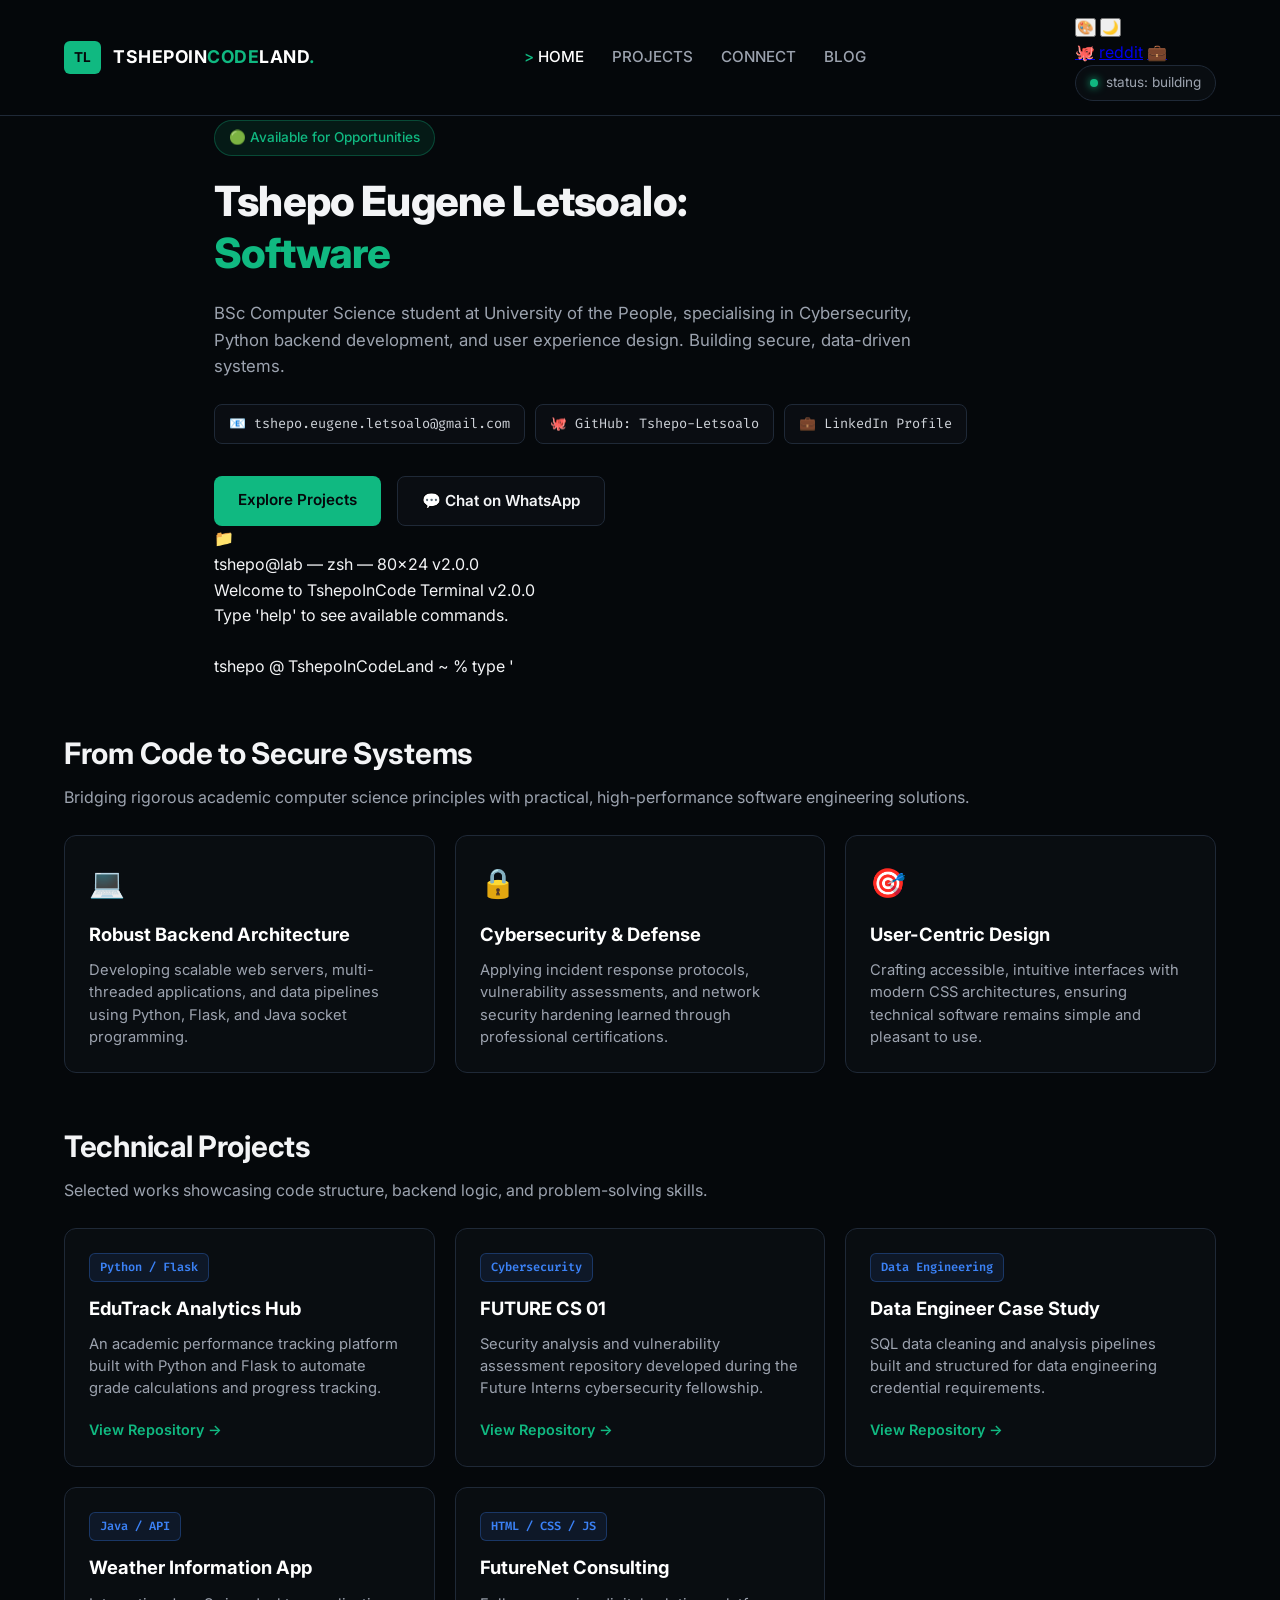
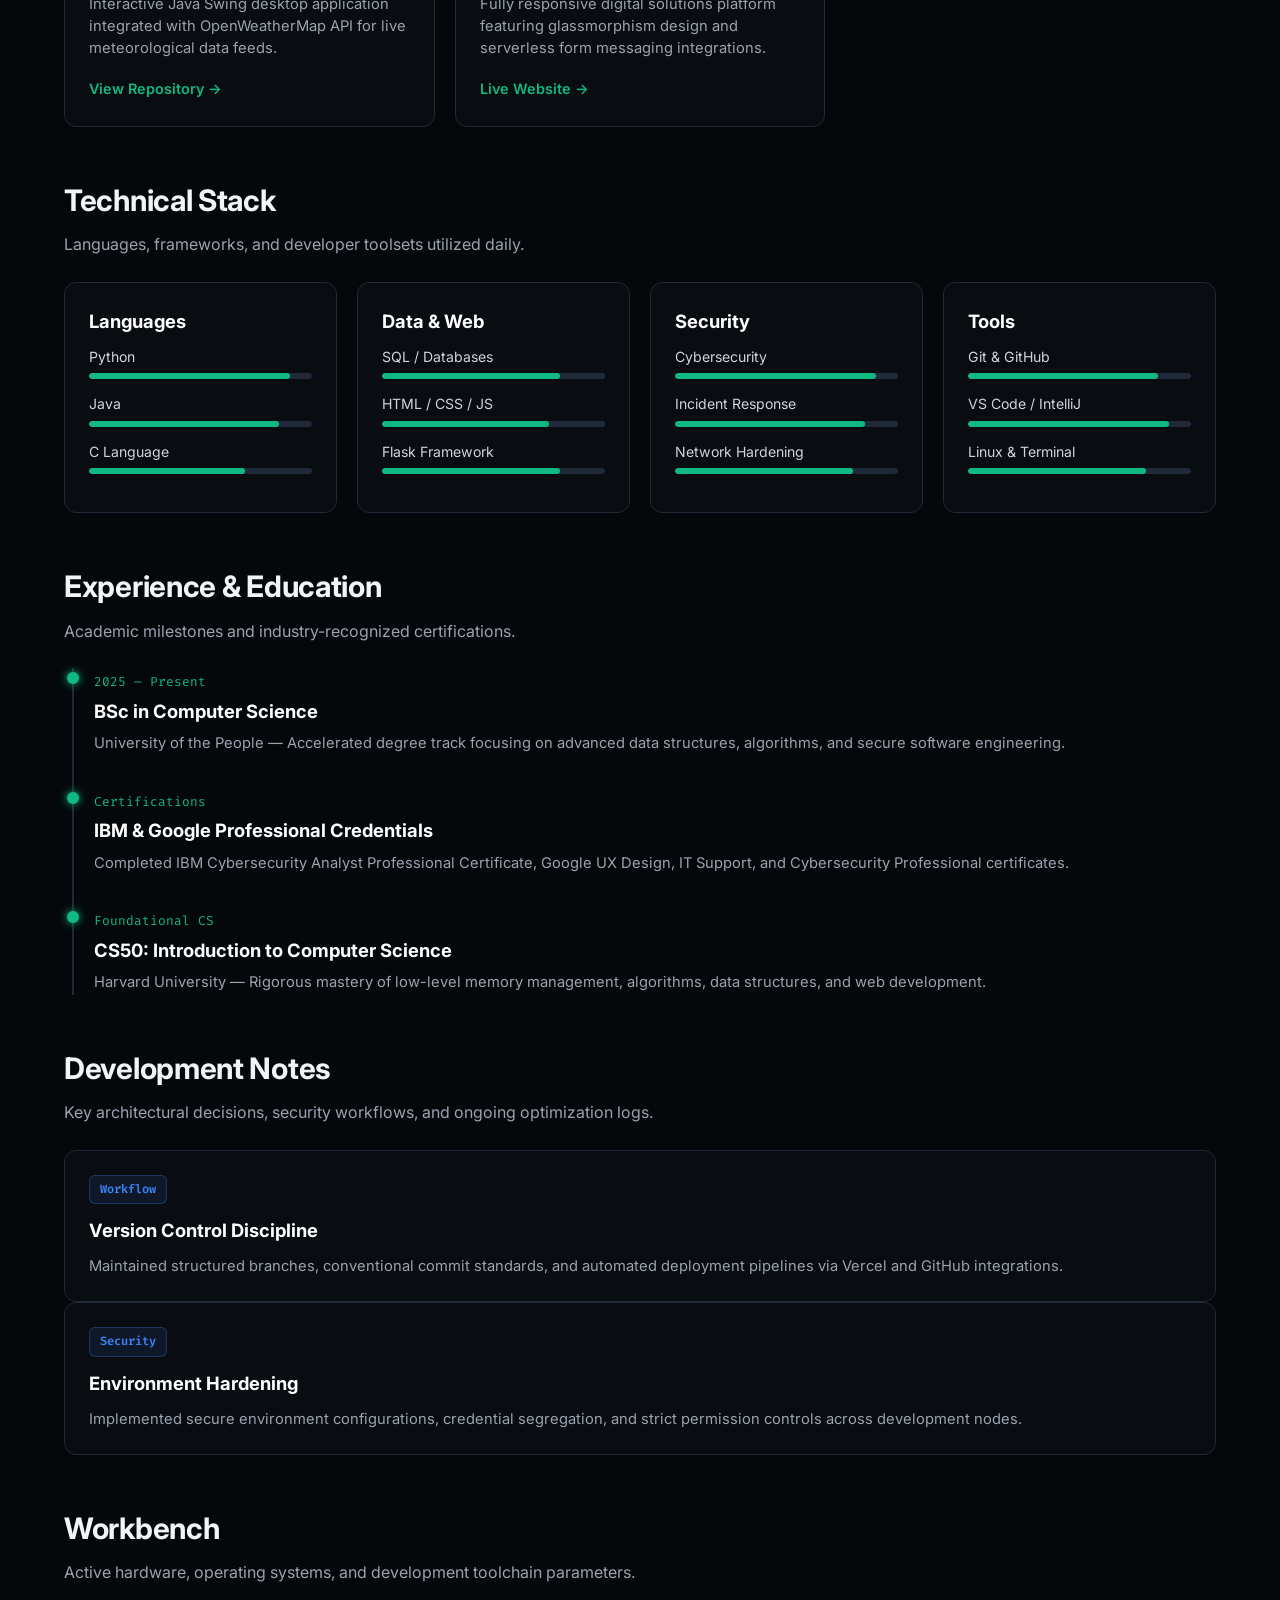
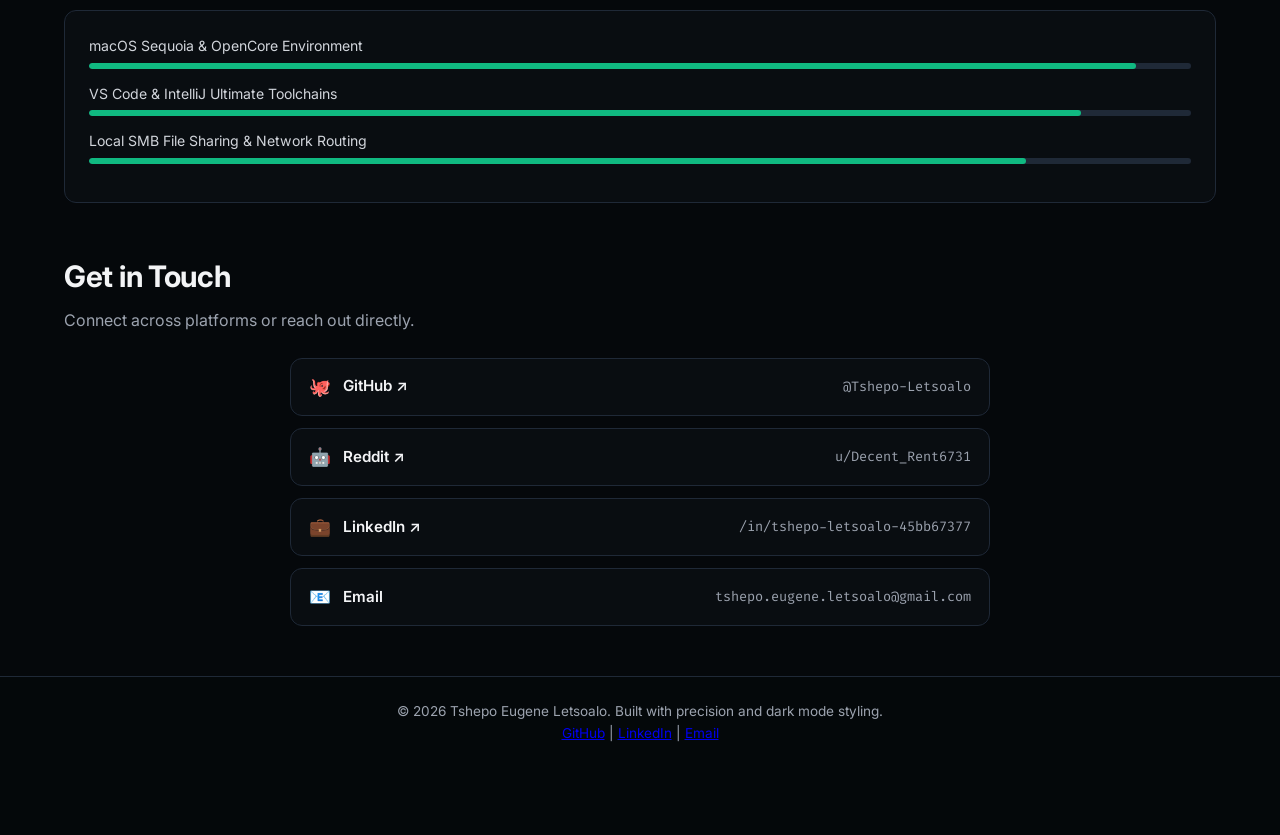
<file: index.htm>
<!DOCTYPE html>
<html lang="en">
<head>
    <meta charset="UTF-8">
    <meta name="viewport" content="width=device-width, initial-scale=1.0">
    <meta name="description" content="Tshepo Eugene Letsoalo - Software Engineering Student & Cybersecurity Analyst Academic Portfolio">
    <title>TshepoInCodeLand | Academic Portfolio</title>
    <link rel="icon" type="image/png" href="favicon.png">
    <link href="https://fonts.googleapis.com/css2?family=Inter:wght@300;400;500;600;700&family=Fira+Code:wght@400;500&display=swap" rel="stylesheet">
    <link rel="stylesheet" href="style.css">
</head>
<body>

    <!-- TOP NAVIGATION BAR -->
    <nav class="navbar">
        <div class="nav-container">
            <div class="nav-left">
                <div class="nav-logo-badge">TL</div>
                <a href="#" class="nav-brand">TSHEPOIN<span class="highlight">CODE</span>LAND<span class="highlight">.</span></a>
            </div>
            
            <div class="nav-center">
                <a href="#" class="nav-link active"><span class="nav-arrow">></span> HOME</a>
                <a href="#projects" class="nav-link">PROJECTS</a>
                <a href="#connect" class="nav-link">CONNECT</a>
                <a href="#" class="nav-link">BLOG</a>
            </div>

            <div class="nav-right">
                <button class="icon-btn" aria-label="Theme Customizer">🎨</button>
                <button class="icon-btn" aria-label="Dark Mode Toggle">🌙</button>
                <div class="nav-socials">
                    <a href="https://github.com/Tshepo-Letsoalo" target="_blank" class="social-icon" aria-label="GitHub">🐙</a>
                    <a href="https://reddit.com/u/Decent_Rent6731" target="_blank" class="social-icon" aria-label="Reddit">reddit</a>
                    <a href="https://linkedin.com/in/tshepo-letsoalo-45bb67377" target="_blank" class="social-icon" aria-label="LinkedIn">💼</a>
                </div>
                <div class="status-pill">
                    <span class="dot green"></span> status: building
                </div>
            </div>
        </div>
    </nav>

    <!-- HERO SECTION -->
    <header class="hero">
        <div class="hero-content">
            <div class="badge-container">
                <span class="status-badge">🟢 Available for Opportunities</span>
            </div>
            <h1>Tshepo Eugene Letsoalo:<br><span class="highlight" id="rotating-title">Software Engineering Student</span></h1>
            <p class="hero-subtitle">
                BSc Computer Science student at University of the People, specialising in Cybersecurity, Python backend development, and user experience design. Building secure, data-driven systems.
            </p>
            
            <!-- CONTACT CHIPS -->
            <div class="contact-chips">
                <a href="mailto:tshepo.eugene.letsoalo@gmail.com" class="chip">📧 tshepo.eugene.letsoalo@gmail.com</a>
                <a href="https://github.com/Tshepo-Letsoalo" target="_blank" class="chip">🐙 GitHub: Tshepo-Letsoalo</a>
                <a href="https://linkedin.com/in/tshepo-letsoalo-45bb67377" target="_blank" class="chip">💼 LinkedIn Profile</a>
            </div>

            <div class="hero-cta">
                <a href="#projects" class="btn-primary">Explore Projects</a>
                <a href="https://wa.me/27607521998" target="_blank" class="btn-secondary">💬 Chat on WhatsApp</a>
            </div>
        </div>
        
        <!-- TERMINAL BOX -->
        <div class="terminal-box">
            <div class="terminal-header">
                <div class="terminal-dots">
                    <span class="dot red"></span>
                    <span class="dot yellow"></span>
                    <span class="dot green"></span>
                </div>
                <div class="folder-icon">📁</div>
                <span class="terminal-title">tshepo@lab — zsh — 80x24</span>
                <span class="terminal-version">v2.0.0</span>
            </div>
            <div class="terminal-body">
                <p class="term-welcome">Welcome to TshepoInCode Terminal v2.0.0</p>
                <p class="term-hint">Type 'help' to see available commands.</p>
                <br>
                <p class="term-prompt-line">
                    <span class="term-user">tshepo</span> <span class="term-at">@</span> <span class="term-host">TshepoInCodeLand</span> <span class="term-tilde">~</span> <span class="term-percent">%</span> 
                    <span id="terminal-typing-text"></span><span class="term-cursor"></span>
                </p>
            </div>
        </div>
    </header>

    <!-- PHILOSOPHY / TRANSITION -->
    <section class="section">
        <h2>From Code to Secure Systems</h2>
        <p class="section-desc">Bridging rigorous academic computer science principles with practical, high-performance software engineering solutions.</p>
        
        <div class="grid-3">
            <div class="card">
                <div class="card-icon">💻</div>
                <h3>Robust Backend Architecture</h3>
                <p>Developing scalable web servers, multi-threaded applications, and data pipelines using Python, Flask, and Java socket programming.</p>
            </div>
            <div class="card">
                <div class="card-icon">🔒</div>
                <h3>Cybersecurity & Defense</h3>
                <p>Applying incident response protocols, vulnerability assessments, and network security hardening learned through professional certifications.</p>
            </div>
            <div class="card">
                <div class="card-icon">🎯</div>
                <h3>User-Centric Design</h3>
                <p>Crafting accessible, intuitive interfaces with modern CSS architectures, ensuring technical software remains simple and pleasant to use.</p>
            </div>
        </div>
    </section>

    <!-- TECHNICAL PROJECTS -->
    <section id="projects" class="section">
        <h2>Technical Projects</h2>
        <p class="section-desc">Selected works showcasing code structure, backend logic, and problem-solving skills.</p>

        <div class="grid-3">
            <div class="project-card">
                <div class="project-tag">Python / Flask</div>
                <h3>EduTrack Analytics Hub</h3>
                <p>An academic performance tracking platform built with Python and Flask to automate grade calculations and progress tracking.</p>
                <a href="https://github.com/Tshepo-Letsoalo/edutrack-analytics-hub" target="_blank" class="project-link">View Repository →</a>
            </div>
            <div class="project-card">
                <div class="project-tag">Cybersecurity</div>
                <h3>FUTURE CS 01</h3>
                <p>Security analysis and vulnerability assessment repository developed during the Future Interns cybersecurity fellowship.</p>
                <a href="https://github.com/Tshepo-Letsoalo/FUTURE_CS_01" target="_blank" class="project-link">View Repository →</a>
            </div>
            <div class="project-card">
                <div class="project-tag">Data Engineering</div>
                <h3>Data Engineer Case Study</h3>
                <p>SQL data cleaning and analysis pipelines built and structured for data engineering credential requirements.</p>
                <a href="https://github.com/Tshepo-Letsoalo/Data-Engineer-Associate-Case-Study" target="_blank" class="project-link">View Repository →</a>
            </div>
            <div class="project-card">
                <div class="project-tag">Java / API</div>
                <h3>Weather Information App</h3>
                <p>Interactive Java Swing desktop application integrated with OpenWeatherMap API for live meteorological data feeds.</p>
                <a href="https://github.com/Tshepo-Letsoalo" target="_blank" class="project-link">View Repository →</a>
            </div>
            <div class="project-card">
                <div class="project-tag">HTML / CSS / JS</div>
                <h3>FutureNet Consulting</h3>
                <p>Fully responsive digital solutions platform featuring glassmorphism design and serverless form messaging integrations.</p>
                <a href="https://future-net-consulting.vercel.app" target="_blank" class="project-link">Live Website →</a>
            </div>
        </div>
    </section>

    <!-- TECHNICAL STACK -->
    <section class="section">
        <h2>Technical Stack</h2>
        <p class="section-desc">Languages, frameworks, and developer toolsets utilized daily.</p>

        <div class="grid-4">
            <div class="skill-group">
                <h3>Languages</h3>
                <div class="skill-item"><span>Python</span><div class="bar"><div class="fill" style="width: 90%;"></div></div></div>
                <div class="skill-item"><span>Java</span><div class="bar"><div class="fill" style="width: 85%;"></div></div></div>
                <div class="skill-item"><span>C Language</span><div class="bar"><div class="fill" style="width: 70%;"></div></div></div>
            </div>
            <div class="skill-group">
                <h3>Data & Web</h3>
                <div class="skill-item"><span>SQL / Databases</span><div class="bar"><div class="fill" style="width: 80%;"></div></div></div>
                <div class="skill-item"><span>HTML / CSS / JS</span><div class="bar"><div class="fill" style="width: 75%;"></div></div></div>
                <div class="skill-item"><span>Flask Framework</span><div class="bar"><div class="fill" style="width: 80%;"></div></div></div>
            </div>
            <div class="skill-group">
                <h3>Security</h3>
                <div class="skill-item"><span>Cybersecurity</span><div class="bar"><div class="fill" style="width: 90%;"></div></div></div>
                <div class="skill-item"><span>Incident Response</span><div class="bar"><div class="fill" style="width: 85%;"></div></div></div>
                <div class="skill-item"><span>Network Hardening</span><div class="bar"><div class="fill" style="width: 80%;"></div></div></div>
            </div>
            <div class="skill-group">
                <h3>Tools</h3>
                <div class="skill-item"><span>Git & GitHub</span><div class="bar"><div class="fill" style="width: 85%;"></div></div></div>
                <div class="skill-item"><span>VS Code / IntelliJ</span><div class="bar"><div class="fill" style="width: 90%;"></div></div></div>
                <div class="skill-item"><span>Linux & Terminal</span><div class="bar"><div class="fill" style="width: 80%;"></div></div></div>
            </div>
        </div>
    </section>

    <!-- EXPERIENCE & EDUCATION TIMELINE -->
    <section class="section">
        <h2>Experience & Education</h2>
        <p class="section-desc">Academic milestones and industry-recognized certifications.</p>

        <div class="timeline">
            <div class="timeline-item">
                <div class="timeline-dot"></div>
                <span class="timeline-date">2025 – Present</span>
                <h3>BSc in Computer Science</h3>
                <p>University of the People — Accelerated degree track focusing on advanced data structures, algorithms, and secure software engineering.</p>
            </div>
            <div class="timeline-item">
                <div class="timeline-dot"></div>
                <span class="timeline-date">Certifications</span>
                <h3>IBM & Google Professional Credentials</h3>
                <p>Completed IBM Cybersecurity Analyst Professional Certificate, Google UX Design, IT Support, and Cybersecurity Professional certificates.</p>
            </div>
            <div class="timeline-item">
                <div class="timeline-dot"></div>
                <span class="timeline-date">Foundational CS</span>
                <h3>CS50: Introduction to Computer Science</h3>
                <p>Harvard University — Rigorous mastery of low-level memory management, algorithms, data structures, and web development.</p>
            </div>
        </div>
    </section>

    <!-- DEVELOPMENT NOTES -->
    <section class="section">
        <h2>Development Notes</h2>
        <p class="section-desc">Key architectural decisions, security workflows, and ongoing optimization logs.</p>

        <div class="grid-2">
            <div class="card">
                <span class="project-tag">Workflow</span>
                <h3>Version Control Discipline</h3>
                <p>Maintained structured branches, conventional commit standards, and automated deployment pipelines via Vercel and GitHub integrations.</p>
            </div>
            <div class="card">
                <span class="project-tag">Security</span>
                <h3>Environment Hardening</h3>
                <p>Implemented secure environment configurations, credential segregation, and strict permission controls across development nodes.</p>
            </div>
        </div>
    </section>

    <!-- WORKBENCH -->
    <section class="section">
        <h2>Workbench</h2>
        <p class="section-desc">Active hardware, operating systems, and development toolchain parameters.</p>

        <div class="card">
            <div class="skill-item"><span>macOS Sequoia & OpenCore Environment</span><div class="bar"><div class="fill" style="width: 95%;"></div></div></div>
            <div class="skill-item"><span>VS Code & IntelliJ Ultimate Toolchains</span><div class="bar"><div class="fill" style="width: 90%;"></div></div></div>
            <div class="skill-item"><span>Local SMB File Sharing & Network Routing</span><div class="bar"><div class="fill" style="width: 85%;"></div></div></div>
        </div>
    </section>

    <!-- SOCIAL & CONTACT CARDS SECTION -->
    <section id="connect" class="section">
        <h2>Get in Touch</h2>
        <p class="section-desc">Connect across platforms or reach out directly.</p>
        
        <div class="social-cards-container">
            <a href="https://github.com/Tshepo-Letsoalo" target="_blank" class="social-card">
                <div class="social-card-left">
                    <span class="social-icon-box">🐙</span>
                    <span class="social-name">GitHub <span class="external-icon">↗</span></span>
                </div>
                <span class="social-handle">@Tshepo-Letsoalo</span>
            </a>

            <a href="https://reddit.com/u/Decent_Rent6731" target="_blank" class="social-card">
                <div class="social-card-left">
                    <span class="social-icon-box">🤖</span>
                    <span class="social-name">Reddit <span class="external-icon">↗</span></span>
                </div>
                <span class="social-handle">u/Decent_Rent6731</span>
            </a>

            <a href="https://linkedin.com/in/tshepo-letsoalo-45bb67377" target="_blank" class="social-card">
                <div class="social-card-left">
                    <span class="social-icon-box">💼</span>
                    <span class="social-name">LinkedIn <span class="external-icon">↗</span></span>
                </div>
                <span class="social-handle">/in/tshepo-letsoalo-45bb67377</span>
            </a>

            <a href="mailto:tshepo.eugene.letsoalo@gmail.com" class="social-card">
                <div class="social-card-left">
                    <span class="social-icon-box">📧</span>
                    <span class="social-name">Email</span>
                </div>
                <span class="social-handle">tshepo.eugene.letsoalo@gmail.com</span>
            </a>
        </div>
    </section>

    <!-- FOOTER -->
    <footer>
        <div class="footer-content">
            <p>&copy; 2026 Tshepo Eugene Letsoalo. Built with precision and dark mode styling.</p>
            <p class="footer-links">
                <a href="https://github.com/Tshepo-Letsoalo" target="_blank">GitHub</a> | 
                <a href="https://linkedin.com/in/tshepo-letsoalo-45bb67377" target="_blank">LinkedIn</a> | 
                <a href="mailto:tshepo.eugene.letsoalo@gmail.com">Email</a>
            </p>
        </div>
    </footer>

    <!-- SCRIPTS -->
    <script>
        // Hero Title Typewriter Effect
        const titles = [
            "Software Engineering Student",
            "Cybersecurity Analyst",
            "Python Backend Developer",
            "BSc Computer Science Student"
        ];
        
        let titleIndex = 0;
        let charIndex = 0;
        let isDeleting = false;
        let typingSpeed = 100;
        const titleElement = document.getElementById("rotating-title");

        function typeWriter() {
            const currentTitle = titles[titleIndex];

            if (isDeleting) {
                titleElement.textContent = currentTitle.substring(0, charIndex - 1);
                charIndex--;
                typingSpeed = 50; 
            } else {
                titleElement.textContent = currentTitle.substring(0, charIndex + 1);
                charIndex++;
                typingSpeed = 100; 
            }

            if (!isDeleting && charIndex === currentTitle.length) {
                isDeleting = true;
                typingSpeed = 2000; 
            } else if (isDeleting && charIndex === 0) {
                isDeleting = false;
                titleIndex = (titleIndex + 1) % titles.length;
                typingSpeed = 500; 
            }

            setTimeout(typeWriter, typingSpeed);
        }

        setTimeout(typeWriter, 1000);

        // Terminal Command Typewriter Effect
        const termCommands = ["help", "projects", "status", "contact", "clear"];
        let cmdIndex = 0;
        let termCharIndex = 0;
        let isTermDeleting = false;
        const termElement = document.getElementById("terminal-typing-text");

        function typeTerminal() {
            const currentCmd = "type '" + termCommands[cmdIndex] + "'...";

            if (isTermDeleting) {
                termElement.textContent = currentCmd.substring(0, termCharIndex - 1);
                termCharIndex--;
                if (termCharIndex === 0) {
                    isTermDeleting = false;
                    cmdIndex = (cmdIndex + 1) % termCommands.length;
                    setTimeout(typeTerminal, 500);
                    return;
                }
                setTimeout(typeTerminal, 50);
            } else {
                termElement.textContent = currentCmd.substring(0, termCharIndex + 1);
                termCharIndex++;
                if (termCharIndex === currentCmd.length) {
                    isTermDeleting = true;
                    setTimeout(typeTerminal, 1500); 
                    return;
                }
                setTimeout(typeTerminal, 100);
            }
        }

        setTimeout(typeTerminal, 1200);
    </script>
</body>
</html>
</file>
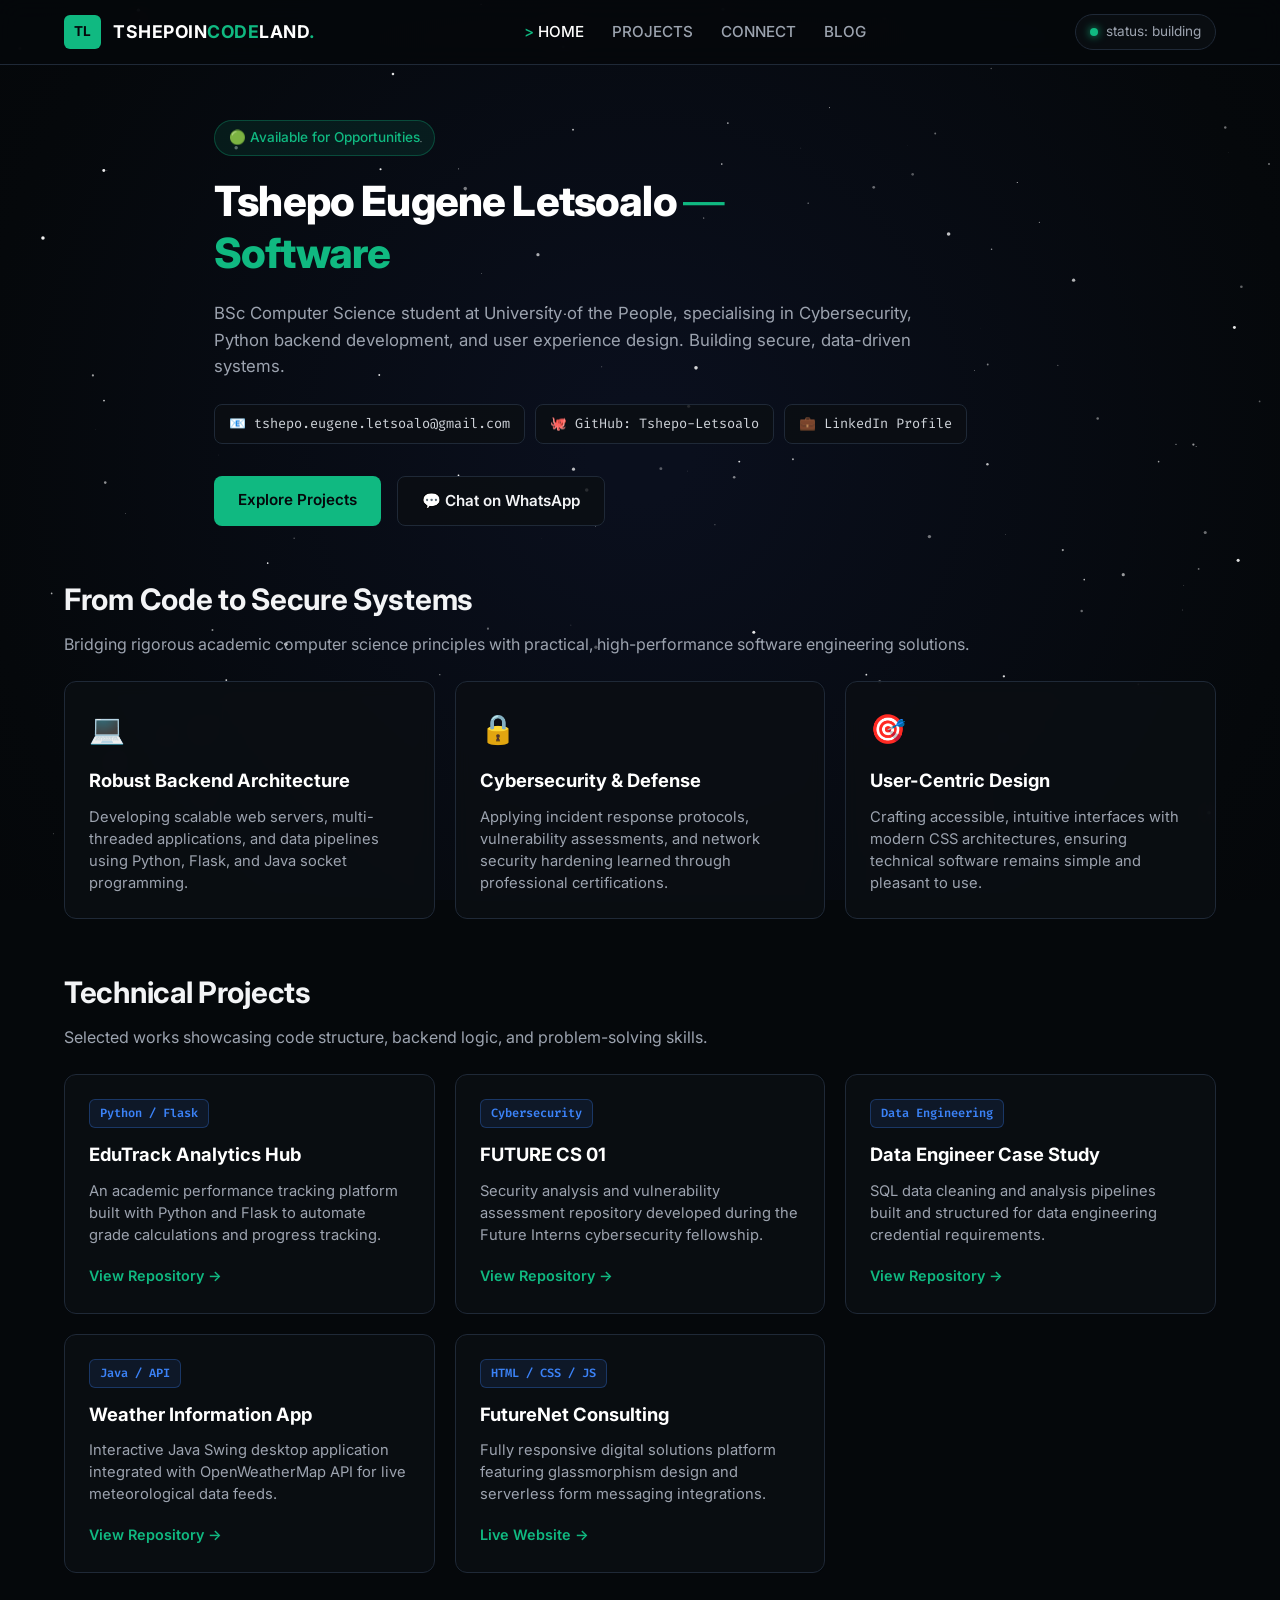
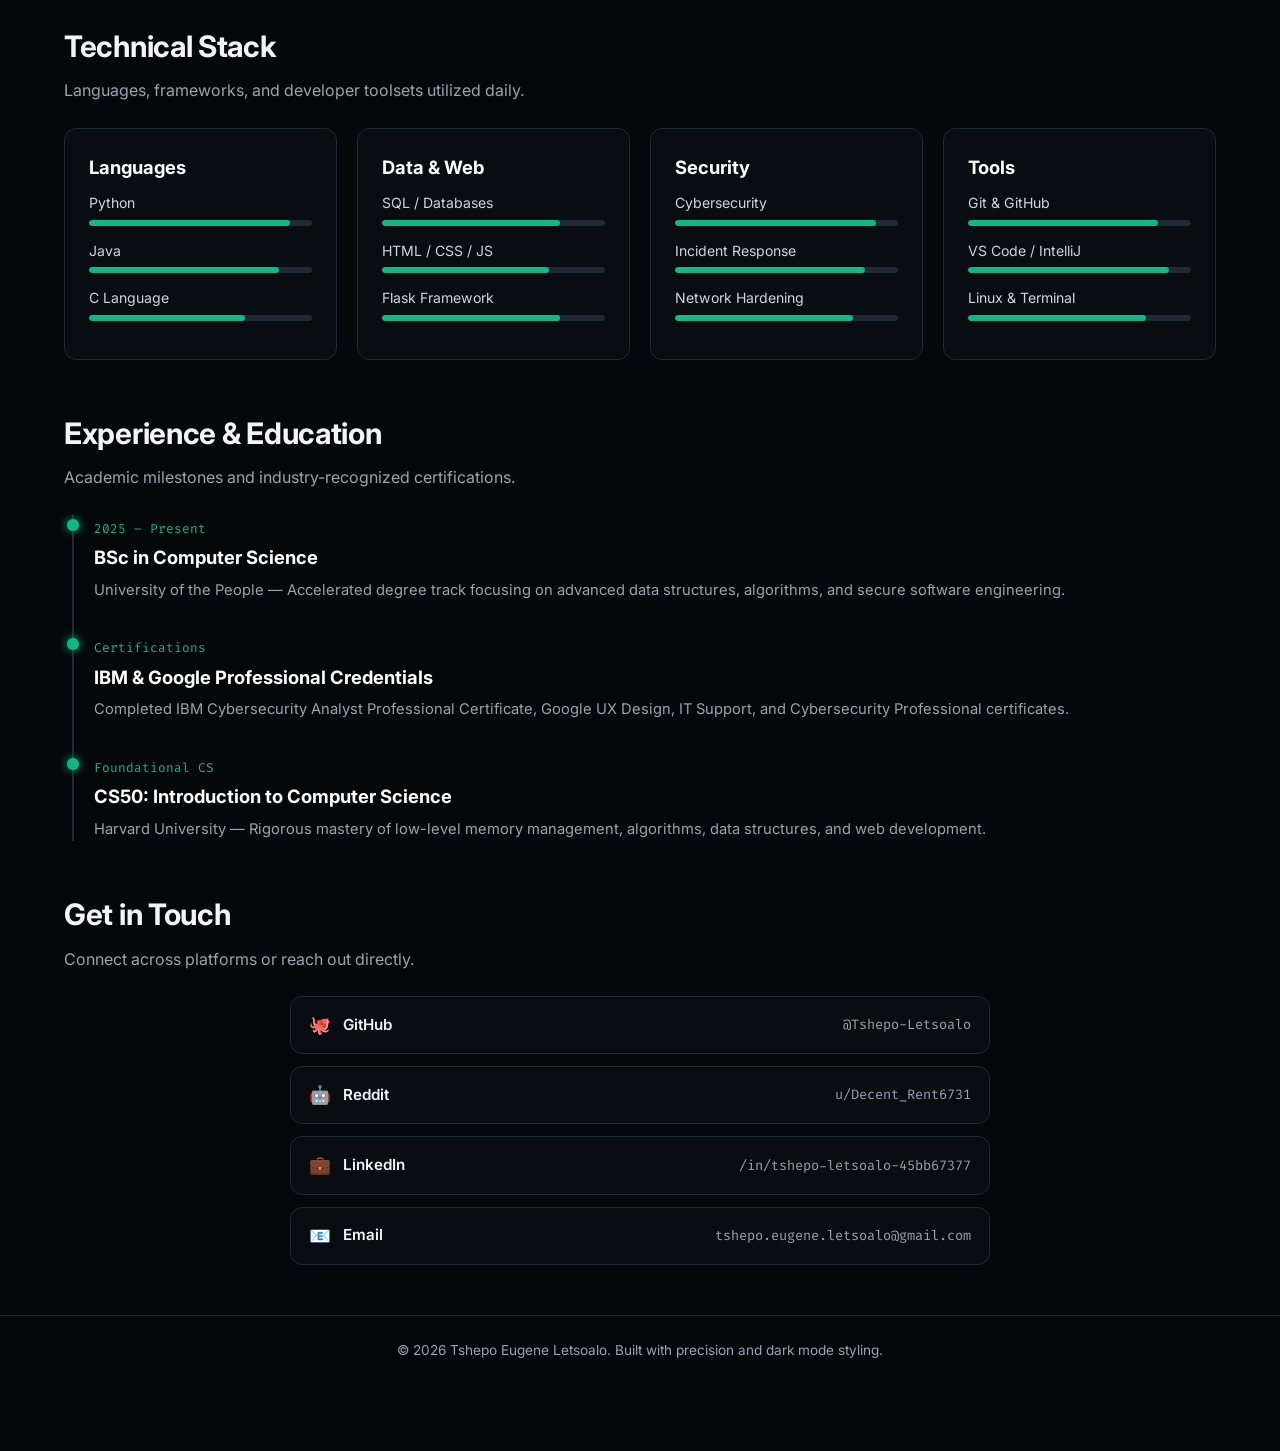
<file: index.html>
<!DOCTYPE html>
<html lang="en">
<head>
    <meta charset="UTF-8">
    <meta name="viewport" content="width=device-width, initial-scale=1.0, maximum-scale=1.0, user-scalable=no, viewport-fit=cover">
    <meta name="apple-mobile-web-app-capable" content="yes">
    <meta name="apple-mobile-web-app-status-bar-style" content="black-translucent">
    <meta name="apple-mobile-web-app-title" content="TshepoInCodeLand">
    <meta name="mobile-web-app-capable" content="yes">
    <meta name="theme-color" content="#05080b">
    <link rel="manifest" href="manifest.json">
    <title>TshepoInCodeLand | Academic Portfolio</title>
    <link rel="icon" type="image/png" href="favicon.png">
    <link href="https://fonts.googleapis.com/css2?family=Inter:wght@300;400;500;600;700;800&family=Fira+Code:wght@400;500&display=swap" rel="stylesheet">
    <link rel="stylesheet" href="style.css">
</head>
<body>

    <!-- COSMIC GALAXY CANVAS -->
    <canvas id="galaxy-canvas" aria-hidden="true"></canvas>

    <!-- MOBILE APP HEADER -->
    <header class="mobile-app-header">
        <div class="mobile-header-left">
            <span class="mobile-avatar">TL</span>
            <div>
                <span class="mobile-app-title">TshepoInCodeLand</span>
                <span class="mobile-app-subtitle">v2.6 • Secure Shell</span>
            </div>
        </div>
        <div class="mobile-header-right">
            <button class="mobile-action-btn" onclick="window.scrollTo({top: 0, behavior: 'smooth'});" aria-label="Home">🏠</button>
            <button class="mobile-action-btn" onclick="toggleMobileMenu()" aria-label="Menu">☰</button>
        </div>
    </header>

    <!-- MOBILE NAV DRAWER -->
    <div class="mobile-drawer" id="mobileDrawer">
        <div class="drawer-header">
            <span>Navigation Menu</span>
            <button onclick="toggleMobileMenu()" class="close-drawer">✕</button>
        </div>
        <div class="drawer-links">
            <a href="#" onclick="toggleMobileMenu()">🏠 Home Dashboard</a>
            <a href="#projects" onclick="toggleMobileMenu()">🚀 Technical Projects</a>
            <a href="#stack" onclick="toggleMobileMenu()">⚡ Technical Stack</a>
            <a href="#experience" onclick="toggleMobileMenu()">🎓 Experience & Education</a>
            <a href="#connect" onclick="toggleMobileMenu()">📬 Get in Touch</a>
        </div>
    </div>

    <!-- TOP NAVIGATION BAR (Desktop) -->
    <nav class="navbar">
        <div class="nav-container">
            <div class="nav-left">
                <div class="nav-logo-badge">TL</div>
                <a href="#" class="nav-brand">TSHEPOIN<span class="highlight">CODE</span>LAND<span class="highlight">.</span></a>
            </div>
            
            <div class="nav-center">
                <a href="#" class="nav-link active"><span class="nav-arrow">></span> HOME</a>
                <a href="#projects" class="nav-link">PROJECTS</a>
                <a href="#connect" class="nav-link">CONNECT</a>
                <a href="#" class="nav-link">BLOG</a>
            </div>

            <div class="nav-right">
                <div class="status-pill">
                    <span class="dot green"></span> status: building
                </div>
            </div>
        </div>
    </nav>

    <!-- HERO SECTION -->
    <header class="hero">
        <div class="hero-content">
            <div class="badge-container">
                <span class="status-badge">🟢 Available for Opportunities</span>
            </div>
            <h1><span class="hero-name">Tshepo Eugene Letsoalo</span><span class="hero-divider">—</span><br><span class="highlight" id="rotating-title">Software Engineering Student</span></h1>
            <p class="hero-subtitle">
                BSc Computer Science student at University of the People, specialising in Cybersecurity, Python backend development, and user experience design. Building secure, data-driven systems.
            </p>
            
            <!-- CONTACT CHIPS -->
            <div class="contact-chips">
                <a href="mailto:tshepo.eugene.letsoalo@gmail.com" class="chip">📧 tshepo.eugene.letsoalo@gmail.com</a>
                <a href="https://github.com/Tshepo-Letsoalo" target="_blank" class="chip">🐙 GitHub: Tshepo-Letsoalo</a>
                <a href="https://linkedin.com/in/tshepo-letsoalo-45bb67377" target="_blank" class="chip">💼 LinkedIn Profile</a>
            </div>

            <div class="hero-cta">
                <a href="#projects" class="btn-primary">Explore Projects</a>
                <a href="https://wa.me/27607521998" target="_blank" class="btn-secondary">💬 Chat on WhatsApp</a>
            </div>
        </div>
    </header>

    <!-- PHILOSOPHY / TRANSITION -->
    <section class="section">
        <h2>From Code to Secure Systems</h2>
        <p class="section-desc">Bridging rigorous academic computer science principles with practical, high-performance software engineering solutions.</p>
        
        <div class="grid-3">
            <div class="card">
                <div class="card-icon">💻</div>
                <h3>Robust Backend Architecture</h3>
                <p>Developing scalable web servers, multi-threaded applications, and data pipelines using Python, Flask, and Java socket programming.</p>
            </div>
            <div class="card">
                <div class="card-icon">🔒</div>
                <h3>Cybersecurity & Defense</h3>
                <p>Applying incident response protocols, vulnerability assessments, and network security hardening learned through professional certifications.</p>
            </div>
            <div class="card">
                <div class="card-icon">🎯</div>
                <h3>User-Centric Design</h3>
                <p>Crafting accessible, intuitive interfaces with modern CSS architectures, ensuring technical software remains simple and pleasant to use.</p>
            </div>
        </div>
    </section>

    <!-- TECHNICAL PROJECTS -->
    <section id="projects" class="section">
        <h2>Technical Projects</h2>
        <p class="section-desc">Selected works showcasing code structure, backend logic, and problem-solving skills.</p>

        <div class="grid-3">
            <div class="project-card">
                <div class="project-tag">Python / Flask</div>
                <h3>EduTrack Analytics Hub</h3>
                <p>An academic performance tracking platform built with Python and Flask to automate grade calculations and progress tracking.</p>
                <a href="https://github.com/Tshepo-Letsoalo/edutrack-analytics-hub" target="_blank" class="project-link">View Repository →</a>
            </div>
            <div class="project-card">
                <div class="project-tag">Cybersecurity</div>
                <h3>FUTURE CS 01</h3>
                <p>Security analysis and vulnerability assessment repository developed during the Future Interns cybersecurity fellowship.</p>
                <a href="https://github.com/Tshepo-Letsoalo/FUTURE_CS_01" target="_blank" class="project-link">View Repository →</a>
            </div>
            <div class="project-card">
                <div class="project-tag">Data Engineering</div>
                <h3>Data Engineer Case Study</h3>
                <p>SQL data cleaning and analysis pipelines built and structured for data engineering credential requirements.</p>
                <a href="https://github.com/Tshepo-Letsoalo/Data-Engineer-Associate-Case-Study" target="_blank" class="project-link">View Repository →</a>
            </div>
            <div class="project-card">
                <div class="project-tag">Java / API</div>
                <h3>Weather Information App</h3>
                <p>Interactive Java Swing desktop application integrated with OpenWeatherMap API for live meteorological data feeds.</p>
                <a href="https://github.com/Tshepo-Letsoalo" target="_blank" class="project-link">View Repository →</a>
            </div>
            <div class="project-card">
                <div class="project-tag">HTML / CSS / JS</div>
                <h3>FutureNet Consulting</h3>
                <p>Fully responsive digital solutions platform featuring glassmorphism design and serverless form messaging integrations.</p>
                <a href="https://future-net-consulting.vercel.app" target="_blank" class="project-link">Live Website →</a>
            </div>
        </div>
    </section>

    <!-- TECHNICAL STACK -->
    <section id="stack" class="section">
        <h2>Technical Stack</h2>
        <p class="section-desc">Languages, frameworks, and developer toolsets utilized daily.</p>

        <div class="grid-4">
            <div class="skill-group">
                <h3>Languages</h3>
                <div class="skill-item"><span>Python</span><div class="bar"><div class="fill" style="width: 90%;"></div></div></div>
                <div class="skill-item"><span>Java</span><div class="bar"><div class="fill" style="width: 85%;"></div></div></div>
                <div class="skill-item"><span>C Language</span><div class="bar"><div class="fill" style="width: 70%;"></div></div></div>
            </div>
            <div class="skill-group">
                <h3>Data & Web</h3>
                <div class="skill-item"><span>SQL / Databases</span><div class="bar"><div class="fill" style="width: 80%;"></div></div></div>
                <div class="skill-item"><span>HTML / CSS / JS</span><div class="bar"><div class="fill" style="width: 75%;"></div></div></div>
                <div class="skill-item"><span>Flask Framework</span><div class="bar"><div class="fill" style="width: 80%;"></div></div></div>
            </div>
            <div class="skill-group">
                <h3>Security</h3>
                <div class="skill-item"><span>Cybersecurity</span><div class="bar"><div class="fill" style="width: 90%;"></div></div></div>
                <div class="skill-item"><span>Incident Response</span><div class="bar"><div class="fill" style="width: 85%;"></div></div></div>
                <div class="skill-item"><span>Network Hardening</span><div class="bar"><div class="fill" style="width: 80%;"></div></div></div>
            </div>
            <div class="skill-group">
                <h3>Tools</h3>
                <div class="skill-item"><span>Git & GitHub</span><div class="bar"><div class="fill" style="width: 85%;"></div></div></div>
                <div class="skill-item"><span>VS Code / IntelliJ</span><div class="bar"><div class="fill" style="width: 90%;"></div></div></div>
                <div class="skill-item"><span>Linux & Terminal</span><div class="bar"><div class="fill" style="width: 80%;"></div></div></div>
            </div>
        </div>
    </section>

    <!-- EXPERIENCE & EDUCATION TIMELINE -->
    <section id="experience" class="section">
        <h2>Experience & Education</h2>
        <p class="section-desc">Academic milestones and industry-recognized certifications.</p>

        <div class="timeline">
            <div class="timeline-item">
                <div class="timeline-dot"></div>
                <span class="timeline-date">2025 – Present</span>
                <h3>BSc in Computer Science</h3>
                <p>University of the People — Accelerated degree track focusing on advanced data structures, algorithms, and secure software engineering.</p>
            </div>
            <div class="timeline-item">
                <div class="timeline-dot"></div>
                <span class="timeline-date">Certifications</span>
                <h3>IBM & Google Professional Credentials</h3>
                <p>Completed IBM Cybersecurity Analyst Professional Certificate, Google UX Design, IT Support, and Cybersecurity Professional certificates.</p>
            </div>
            <div class="timeline-item">
                <div class="timeline-dot"></div>
                <span class="timeline-date">Foundational CS</span>
                <h3>CS50: Introduction to Computer Science</h3>
                <p>Harvard University — Rigorous mastery of low-level memory management, algorithms, data structures, and web development.</p>
            </div>
        </div>
    </section>

    <!-- SOCIAL & CONTACT CARDS SECTION -->
    <section id="connect" class="section">
        <h2>Get in Touch</h2>
        <p class="section-desc">Connect across platforms or reach out directly.</p>
        
        <div class="social-cards-container">
            <a href="https://github.com/Tshepo-Letsoalo" target="_blank" class="social-card">
                <div class="social-card-left">
                    <span class="social-icon-box">🐙</span>
                    <span class="social-name">GitHub</span>
                </div>
                <span class="social-handle">@Tshepo-Letsoalo</span>
            </a>

            <a href="https://reddit.com/u/Decent_Rent6731" target="_blank" class="social-card">
                <div class="social-card-left">
                    <span class="social-icon-box">🤖</span>
                    <span class="social-name">Reddit</span>
                </div>
                <span class="social-handle">u/Decent_Rent6731</span>
            </a>

            <a href="https://linkedin.com/in/tshepo-letsoalo-45bb67377" target="_blank" class="social-card">
                <div class="social-card-left">
                    <span class="social-icon-box">💼</span>
                    <span class="social-name">LinkedIn</span>
                </div>
                <span class="social-handle">/in/tshepo-letsoalo-45bb67377</span>
            </a>

            <a href="mailto:tshepo.eugene.letsoalo@gmail.com" class="social-card">
                <div class="social-card-left">
                    <span class="social-icon-box">📧</span>
                    <span class="social-name">Email</span>
                </div>
                <span class="social-handle email-text">tshepo.eugene.letsoalo@gmail.com</span>
            </a>
        </div>
    </section>

    <!-- MOBILE APP BOTTOM NAVIGATION BAR -->
    <nav class="mobile-bottom-nav">
        <a href="#" class="mobile-nav-item active">
            <span>🏠</span>
            <span>Home</span>
        </a>
        <a href="#projects" class="mobile-nav-item">
            <span>🚀</span>
            <span>Projects</span>
        </a>
        <a href="#stack" class="mobile-nav-item">
            <span>⚡</span>
            <span>Stack</span>
        </a>
        <a href="#connect" class="mobile-nav-item">
            <span>📬</span>
            <span>Contact</span>
        </a>
    </nav>

    <!-- FOOTER -->
    <footer>
        <div class="footer-content">
            <p>&copy; 2026 Tshepo Eugene Letsoalo. Built with precision and dark mode styling.</p>
        </div>
    </footer>

    <!-- SCRIPTS -->
    <script>
        function toggleMobileMenu() {
            const drawer = document.getElementById('mobileDrawer');
            drawer.classList.toggle('open');
        }

        const titles = [
            "Software Engineering Student",
            "Cybersecurity Analyst",
            "Python Backend Developer",
            "BSc Computer Science Student"
        ];
        
        let titleIndex = 0;
        let charIndex = 0;
        let isDeleting = false;
        let typingSpeed = 100;
        const titleElement = document.getElementById("rotating-title");

        function typeWriter() {
            const currentTitle = titles[titleIndex];

            if (isDeleting) {
                titleElement.textContent = currentTitle.substring(0, charIndex - 1);
                charIndex--;
                typingSpeed = 50; 
            } else {
                titleElement.textContent = currentTitle.substring(0, charIndex + 1);
                charIndex++;
                typingSpeed = 100; 
            }

            if (!isDeleting && charIndex === currentTitle.length) {
                isDeleting = true;
                typingSpeed = 2000; 
            } else if (isDeleting && charIndex === 0) {
                isDeleting = false;
                titleIndex = (titleIndex + 1) % titles.length;
                typingSpeed = 500; 
            }

            setTimeout(typeWriter, typingSpeed);
        }

        setTimeout(typeWriter, 1000);

        const canvas = document.getElementById('galaxy-canvas');
        const ctx = canvas.getContext('2d');

        let width, height;
        let stars = [];
        const numStars = 150;

        function resizeCanvas() {
            width = canvas.width = window.innerWidth;
            height = canvas.height = window.innerHeight;
        }

        window.addEventListener('resize', resizeCanvas);
        resizeCanvas();

        class Star {
            constructor() {
                this.x = Math.random() * width;
                this.y = Math.random() * height;
                this.size = Math.random() * 1.8;
                this.baseAlpha = Math.random() * 0.7 + 0.3;
                this.alpha = this.baseAlpha;
                this.twinkleSpeed = Math.random() * 0.02 + 0.005;
                this.vy = (Math.random() * 0.2) + 0.05;
            }

            update() {
                this.y -= this.vy;
                if (this.y < 0) {
                    this.y = height;
                    this.x = Math.random() * width;
                }
                this.alpha += Math.sin(Date.now() * this.twinkleSpeed) * 0.01;
                if (this.alpha < 0.1) this.alpha = 0.1;
                if (this.alpha > 1) this.alpha = 1;
            }

            draw() {
                ctx.fillStyle = `rgba(255, 255, 255, ${this.alpha})`;
                ctx.beginPath();
                ctx.arc(this.x, this.y, this.size, 0, Math.PI * 2);
                ctx.fill();
            }
        }

        for (let i = 0; i < numStars; i++) {
            stars.push(new Star());
        }

        function animateGalaxy() {
            ctx.clearRect(0, 0, width, height);

            const gradient = ctx.createRadialGradient(width / 2, height / 2, 50, width / 2, height / 2, Math.max(width, height));
            gradient.addColorStop(0, '#0a0f1d');
            gradient.addColorStop(0.5, '#05080b');
            gradient.addColorStop(1, '#020305');
            ctx.fillStyle = gradient;
            ctx.fillRect(0, 0, width, height);

            stars.forEach(star => {
                star.update();
                star.draw();
            });

            requestAnimationFrame(animateGalaxy);
        }

        animateGalaxy();
    </script>
</body>
</html>
</file>
<file: style.css>
* {
    margin: 0;
    padding: 0;
    box-sizing: border-box;
}

body {
    background-color: #05080b;
    color: #f3f4f6;
    font-family: 'Inter', sans-serif;
    line-height: 1.6;
    overflow-x: hidden;
    position: relative;
    -webkit-text-size-adjust: 100%;
}

#galaxy-canvas {
    position: fixed;
    top: 0;
    left: 0;
    width: 100vw;
    height: 100vh;
    pointer-events: none;
    z-index: 0;
}

.navbar, .hero, .section, footer, .mobile-app-header, .mobile-bottom-nav {
    position: relative;
    z-index: 1;
}

.navbar {
    position: fixed;
    top: 0;
    left: 0;
    width: 100%;
    background-color: rgba(5, 8, 11, 0.85);
    backdrop-filter: blur(12px);
    border-bottom: 1px solid #1f2937;
    z-index: 1000;
    padding: 14px 0;
}

.nav-container {
    max-width: 1200px;
    margin: 0 auto;
    display: flex;
    justify-content: space-between;
    align-items: center;
    padding: 0 24px;
}

.nav-left {
    display: flex;
    align-items: center;
    gap: 12px;
}

.nav-logo-badge {
    background-color: #10b981;
    color: #05080b;
    font-weight: 700;
    padding: 6px 10px;
    border-radius: 6px;
    font-size: 0.85rem;
}

.nav-brand {
    font-weight: 700;
    font-size: 1.1rem;
    color: #ffffff;
    text-decoration: none;
    letter-spacing: 0.5px;
}

.highlight {
    color: #10b981;
}

.nav-center {
    display: flex;
    gap: 28px;
}

.nav-link {
    color: #9ca3af;
    text-decoration: none;
    font-weight: 500;
    font-size: 0.95rem;
    transition: color 0.2s;
}

.nav-link:hover, .nav-link.active {
    color: #ffffff;
}

.nav-arrow {
    color: #10b981;
}

.status-pill {
    display: flex;
    align-items: center;
    gap: 8px;
    background-color: rgba(11, 15, 19, 0.8);
    border: 1px solid #1f2937;
    padding: 6px 14px;
    border-radius: 20px;
    font-size: 0.85rem;
    color: #9ca3af;
}

.dot {
    width: 8px;
    height: 8px;
    border-radius: 50%;
}

.dot.green {
    background-color: #10b981;
    box-shadow: 0 0 8px #10b981;
}

.mobile-app-header {
    display: none;
    position: fixed;
    top: 0;
    left: 0;
    width: 100%;
    background-color: rgba(5, 8, 11, 0.95);
    backdrop-filter: blur(16px);
    border-bottom: 1px solid #1f2937;
    padding: 12px 16px;
    z-index: 1100;
    align-items: center;
    justify-content: space-between;
}

.mobile-header-left {
    display: flex;
    align-items: center;
    gap: 10px;
}

.mobile-avatar {
    background-color: #10b981;
    color: #05080b;
    font-weight: 700;
    width: 34px;
    height: 34px;
    border-radius: 8px;
    display: flex;
    align-items: center;
    justify-content: center;
    font-size: 0.85rem;
}

.mobile-app-title {
    font-weight: 700;
    font-size: 0.95rem;
    color: #ffffff;
    display: block;
}

.mobile-app-subtitle {
    font-size: 0.7rem;
    color: #10b981;
    font-family: 'Fira Code', monospace;
}

.mobile-header-right {
    display: flex;
    gap: 8px;
}

.mobile-action-btn {
    background: rgba(31, 41, 55, 0.6);
    border: 1px solid #374151;
    color: #f3f4f6;
    width: 36px;
    height: 36px;
    border-radius: 8px;
    display: flex;
    align-items: center;
    justify-content: center;
    font-size: 0.95rem;
    cursor: pointer;
}

.mobile-bottom-nav {
    display: none;
    position: fixed;
    bottom: 0;
    left: 0;
    width: 100%;
    background-color: rgba(5, 8, 11, 0.98);
    backdrop-filter: blur(16px);
    border-top: 1px solid #1f2937;
    padding: 10px 12px calc(10px + env(safe-area-inset-bottom, 0px)) 12px;
    z-index: 1100;
    justify-content: space-around;
    align-items: center;
}

.mobile-nav-item {
    display: flex;
    flex-direction: column;
    align-items: center;
    text-decoration: none;
    color: #9ca3af;
    font-size: 0.7rem;
    gap: 3px;
    transition: color 0.2s;
}

.mobile-nav-item span:first-child {
    font-size: 1.25rem;
}

.mobile-nav-item.active, .mobile-nav-item:hover {
    color: #10b981;
}

.mobile-drawer {
    position: fixed;
    top: 0;
    right: -100%;
    width: 80%;
    max-width: 320px;
    height: 100vh;
    background-color: #0b0f13;
    border-left: 1px solid #1f2937;
    z-index: 1200;
    transition: right 0.3s ease-in-out;
    padding: 24px;
    display: flex;
    flex-direction: column;
}

.mobile-drawer.open {
    right: 0;
}

.drawer-header {
    display: flex;
    justify-content: space-between;
    align-items: center;
    margin-bottom: 30px;
    font-weight: 700;
    color: #ffffff;
    border-bottom: 1px solid #1f2937;
    padding-bottom: 12px;
}

.close-drawer {
    background: transparent;
    border: none;
    color: #9ca3af;
    font-size: 1.2rem;
    cursor: pointer;
}

.drawer-links {
    display: flex;
    flex-direction: column;
    gap: 20px;
}

.drawer-links a {
    color: #d1d5db;
    text-decoration: none;
    font-size: 1.05rem;
    font-weight: 500;
}

.drawer-links a:hover {
    color: #10b981;
}

.hero {
    max-width: 900px;
    margin: 120px auto 40px auto;
    padding: 0 24px;
    display: flex;
    flex-direction: column;
    align-items: flex-start;
}

.hero-content {
    width: 100%;
}

.status-badge {
    background-color: rgba(16, 185, 129, 0.1);
    color: #10b981;
    border: 1px solid rgba(16, 185, 129, 0.3);
    padding: 6px 14px;
    border-radius: 20px;
    font-size: 0.85rem;
    font-weight: 500;
    display: inline-block;
    margin-bottom: 20px;
}

.hero h1 {
    font-size: 2.6rem;
    line-height: 1.25;
    font-weight: 800;
    margin-bottom: 20px;
    letter-spacing: -0.02em;
}

.hero-name {
    color: #ffffff;
}

.hero-divider {
    color: #10b981;
    font-weight: 400;
    margin: 0 6px;
}

.hero-subtitle {
    color: #9ca3af;
    font-size: 1.05rem;
    margin-bottom: 24px;
    max-width: 750px;
    line-height: 1.6;
}

.contact-chips {
    display: flex;
    flex-wrap: wrap;
    gap: 10px;
    margin-bottom: 32px;
}

.chip {
    background-color: rgba(11, 15, 19, 0.85);
    border: 1px solid #1f2937;
    padding: 8px 14px;
    border-radius: 8px;
    color: #d1d5db;
    font-size: 0.85rem;
    text-decoration: none;
    font-family: 'Fira Code', monospace;
    transition: border-color 0.2s;
}

.chip:hover {
    border-color: #10b981;
}

.hero-cta {
    display: flex;
    gap: 16px;
    flex-wrap: wrap;
}

.btn-primary, .btn-secondary {
    padding: 12px 24px;
    border-radius: 8px;
    font-weight: 600;
    text-decoration: none;
    font-size: 0.95rem;
    text-align: center;
}

.btn-primary {
    background-color: #10b981;
    color: #05080b;
}

.btn-primary:hover {
    background-color: #059669;
}

.btn-secondary {
    background-color: rgba(11, 15, 19, 0.85);
    color: #f3f4f6;
    border: 1px solid #1f2937;
}

.btn-secondary:hover {
    border-color: #374151;
}

.section {
    max-width: 1200px;
    margin: 50px auto;
    padding: 0 24px;
}

.section h2 {
    font-size: 1.85rem;
    font-weight: 700;
    margin-bottom: 8px;
    letter-spacing: -0.01em;
}

.section-desc {
    color: #9ca3af;
    font-size: 1rem;
    margin-bottom: 24px;
}

.grid-3 {
    display: grid;
    grid-template-columns: repeat(auto-fit, minmax(320px, 1fr));
    gap: 20px;
}

.grid-4 {
    display: grid;
    grid-template-columns: repeat(auto-fit, minmax(240px, 1fr));
    gap: 20px;
}

.card, .project-card, .skill-group {
    background-color: rgba(11, 15, 19, 0.85);
    backdrop-filter: blur(8px);
    border: 1px solid #1f2937;
    border-radius: 12px;
    padding: 24px;
    transition: transform 0.2s, border-color 0.2s;
}

.card:hover, .project-card:hover {
    border-color: #374151;
    transform: translateY(-2px);
}

.card-icon {
    font-size: 1.8rem;
    margin-bottom: 14px;
}

.card h3, .project-card h3, .skill-group h3 {
    font-size: 1.15rem;
    margin-bottom: 10px;
    color: #ffffff;
}

.card p, .project-card p {
    color: #9ca3af;
    font-size: 0.92rem;
    line-height: 1.5;
}

.project-tag {
    display: inline-block;
    background-color: rgba(59, 130, 246, 0.1);
    color: #3b82f6;
    border: 1px solid rgba(59, 130, 246, 0.3);
    padding: 4px 10px;
    border-radius: 6px;
    font-size: 0.75rem;
    font-weight: 600;
    margin-bottom: 12px;
    font-family: 'Fira Code', monospace;
}

.project-link {
    display: inline-block;
    margin-top: 18px;
    color: #10b981;
    text-decoration: none;
    font-weight: 600;
    font-size: 0.9rem;
}

.project-link:hover {
    text-decoration: underline;
}

.skill-item {
    margin-bottom: 14px;
}

.skill-item span {
    display: block;
    font-size: 0.88rem;
    margin-bottom: 5px;
    color: #d1d5db;
}

.bar {
    width: 100%;
    height: 6px;
    background-color: #1f2937;
    border-radius: 3px;
    overflow: hidden;
}

.fill {
    height: 100%;
    background-color: #10b981;
    border-radius: 3px;
}

.timeline {
    border-left: 2px solid #1f2937;
    padding-left: 20px;
    margin-left: 8px;
}

.timeline-item {
    position: relative;
    margin-bottom: 32px;
}

.timeline-dot {
    position: absolute;
    left: -27px;
    top: 4px;
    width: 12px;
    height: 12px;
    background-color: #10b981;
    border-radius: 50%;
    box-shadow: 0 0 8px #10b981;
}

.timeline-date {
    font-family: 'Fira Code', monospace;
    font-size: 0.8rem;
    color: #10b981;
    display: inline-block;
    margin-bottom: 4px;
}

.timeline-item h3 {
    font-size: 1.15rem;
    margin-bottom: 6px;
    color: #ffffff;
}

.timeline-item p {
    color: #9ca3af;
    font-size: 0.92rem;
}

.social-cards-container {
    display: flex;
    flex-direction: column;
    gap: 12px;
    max-width: 700px;
    margin: 0 auto;
}

.social-card {
    display: flex;
    justify-content: space-between;
    align-items: center;
    background-color: rgba(11, 15, 19, 0.85);
    backdrop-filter: blur(8px);
    border: 1px solid #1f2937;
    padding: 14px 18px;
    border-radius: 12px;
    text-decoration: none;
    color: #ffffff;
    transition: all 0.2s ease-in-out;
    width: 100%;
}

.social-card:hover {
    border-color: #10b981;
    background-color: rgba(17, 24, 39, 0.9);
    transform: translateY(-2px);
}

.social-card-left {
    display: flex;
    align-items: center;
    gap: 12px;
    flex-shrink: 0;
}

.social-icon-box {
    font-size: 1.1rem;
}

.social-name {
    font-weight: 600;
    font-size: 0.95rem;
    color: #f3f4f6;
}

.social-handle {
    color: #9ca3af;
    font-size: 0.85rem;
    font-family: 'Fira Code', monospace;
    text-align: right;
    word-break: normal;
    overflow-wrap: normal;
}

footer {
    border-top: 1px solid #1f2937;
    padding: 24px 24px 90px 24px;
    text-align: center;
    color: #9ca3af;
    font-size: 0.85rem;
    margin-top: 50px;
    background-color: rgba(5, 8, 11, 0.9);
}

/* Mobile Specific Tweaks */
@media(max-width: 900px) {
    .navbar {
        display: none;
    }
    .mobile-app-header {
        display: flex;
    }
    .mobile-bottom-nav {
        display: flex;
    }
    .hero {
        margin: 80px auto 30px auto;
        padding: 0 16px;
    }
    .hero h1 {
        font-size: 1.6rem;
        line-height: 1.3;
    }
    .hero-divider {
        display: none;
    }
    .hero-subtitle {
        font-size: 0.92rem;
    }
    .section {
        padding: 0 16px;
        margin: 40px auto;
    }
    .section h2 {
        font-size: 1.4rem;
    }
    .grid-3, .grid-4 {
        grid-template-columns: 1fr;
    }
    .contact-chips {
        flex-direction: column;
        align-items: stretch;
    }
    .chip {
        text-align: center;
    }
    .hero-cta {
        flex-direction: column;
    }
    .btn-primary, .btn-secondary {
        width: 100%;
    }
    
    /* Strict Mobile Layout Fix for Contact Cards & Email Overlap */
    .social-card {
        flex-direction: column;
        align-items: flex-start;
        gap: 8px;
        padding: 14px 16px;
    }
    .social-card-left {
        width: 100%;
        justify-content: flex-start;
    }
    .social-handle {
        text-align: left;
        font-size: 0.78rem;
        word-break: break-all;
        overflow-wrap: break-word;
        width: 100%;
        padding-left: 28px;
    }
}
</file>
